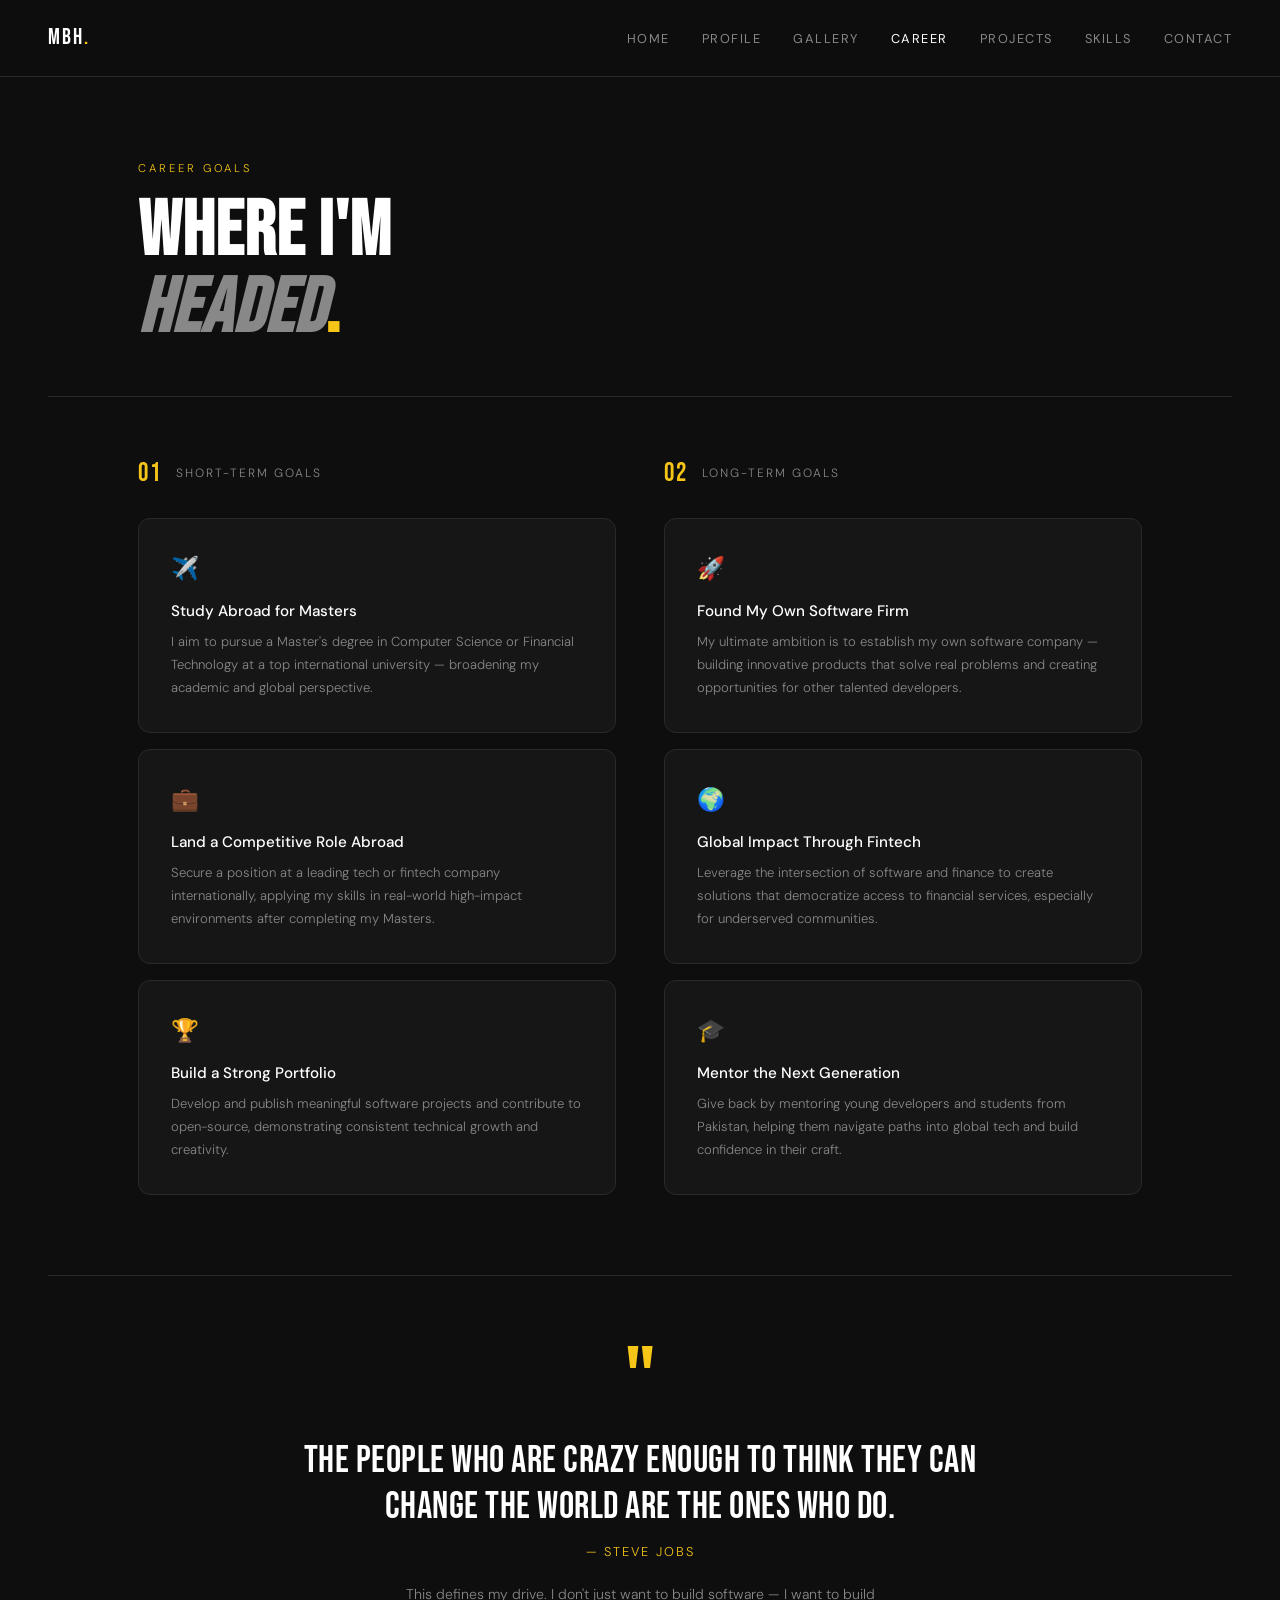
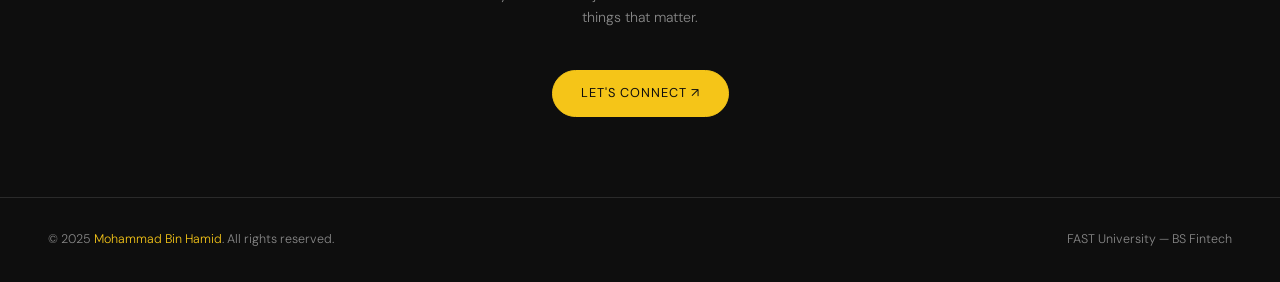
<file: career.html>
<!DOCTYPE html>
<html lang="en">
<head>
  <meta charset="UTF-8">
  <meta name="viewport" content="width=device-width, initial-scale=1.0">
  <title>Career Goals — Mohammad Bin Hamid</title>
  <link rel="stylesheet" href="style.css">
  <link rel="stylesheet" href="career.css">
</head>
<body>
  <input type="checkbox" id="menu-toggle">
  <nav>
    <div class="nav-logo">MBH<span>.</span></div>
    <ul class="nav-links">
      <li><a href="index.html">Home</a></li>
      <li><a href="profile.html">Profile</a></li>
      <li><a href="gallery.html">Gallery</a></li>
      <li><a href="career.html" class="active">Career</a></li>
      <li><a href="projects.html">Projects</a></li>
      <li><a href="skills.html">Skills</a></li>
      <li><a href="contact.html">Contact</a></li>
    </ul>
    <label class="hamburger-label" for="menu-toggle">
      <span></span>
      <span></span>
      <span></span>
    </label>
  </nav>
  <div class="mobile-menu">
    <a href="index.html">Home</a>
    <a href="profile.html">Personal Profile</a>
    <a href="gallery.html">Gallery</a>
    <a href="career.html">Career Goals</a>
    <a href="projects.html">Projects</a>
    <a href="skills.html">Skills &amp; Interests</a>
    <a href="contact.html">Contact Us</a>
  </div>

  <div class="page-wrapper">
    <section class="section career-header">
      <p class="section-tag">Career Goals</p>
      <h1 class="section-title">Where I'm<br><em>headed</em><span style="color:var(--accent)">.</span></h1>
    </section>

    <div class="divider"></div>

    <section class="section goals-section">
      <div class="goals-grid">
        <div class="goals-col">
          <div class="goals-label">
            <span class="goals-num">01</span>
            <span>Short-Term Goals</span>
          </div>
          <div class="goals-cards">
            <div class="card goal-card">
              <div class="goal-icon">✈️</div>
              <h3>Study Abroad for Masters</h3>
              <p>I aim to pursue a Master's degree in Computer Science or Financial Technology at a top international university — broadening my academic and global perspective.</p>
            </div>
            <div class="card goal-card">
              <div class="goal-icon">💼</div>
              <h3>Land a Competitive Role Abroad</h3>
              <p>Secure a position at a leading tech or fintech company internationally, applying my skills in real-world high-impact environments after completing my Masters.</p>
            </div>
            <div class="card goal-card">
              <div class="goal-icon">🏆</div>
              <h3>Build a Strong Portfolio</h3>
              <p>Develop and publish meaningful software projects and contribute to open-source, demonstrating consistent technical growth and creativity.</p>
            </div>
          </div>
        </div>
        <div class="goals-col">
          <div class="goals-label">
            <span class="goals-num">02</span>
            <span>Long-Term Goals</span>
          </div>
          <div class="goals-cards">
            <div class="card goal-card">
              <div class="goal-icon">🚀</div>
              <h3>Found My Own Software Firm</h3>
              <p>My ultimate ambition is to establish my own software company — building innovative products that solve real problems and creating opportunities for other talented developers.</p>
            </div>
            <div class="card goal-card">
              <div class="goal-icon">🌍</div>
              <h3>Global Impact Through Fintech</h3>
              <p>Leverage the intersection of software and finance to create solutions that democratize access to financial services, especially for underserved communities.</p>
            </div>
            <div class="card goal-card">
              <div class="goal-icon">🎓</div>
              <h3>Mentor the Next Generation</h3>
              <p>Give back by mentoring young developers and students from Pakistan, helping them navigate paths into global tech and build confidence in their craft.</p>
            </div>
          </div>
        </div>
      </div>
    </section>

    <div class="divider"></div>

    <section class="section cta-quote">
      <div class="quote-wrap">
        <div class="quote-mark">"</div>
        <blockquote>The people who are crazy enough to think they can change the world are the ones who do.</blockquote>
        <cite>— Steve Jobs</cite>
        <p class="quote-note">This defines my drive. I don't just want to build software — I want to build things that matter.</p>
        <a href="contact.html" class="btn btn-accent" style="margin-top: 28px;">Let's Connect ↗</a>
      </div>
    </section>
  </div>

  <footer>
    <div>© 2025 <span>Mohammad Bin Hamid</span>. All rights reserved.</div>
    <div>FAST University — BS Fintech</div>
  </footer>
</body>
</html>
</file>
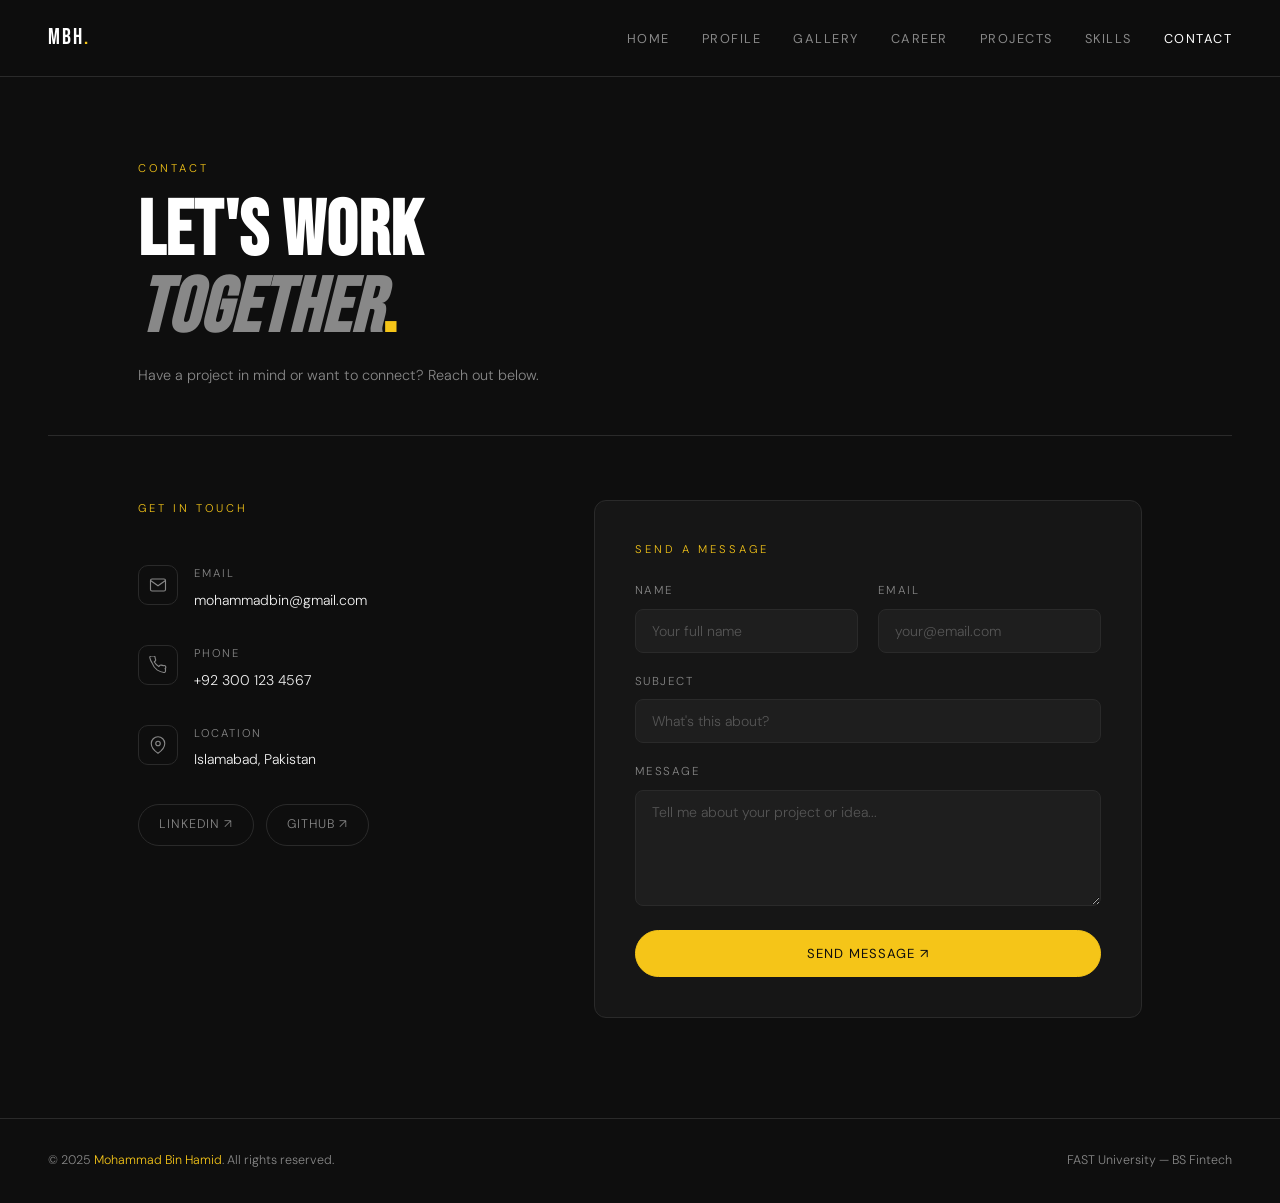
<file: contact.html>
<!DOCTYPE html>
<html lang="en">
<head>
  <meta charset="UTF-8">
  <meta name="viewport" content="width=device-width, initial-scale=1.0">
  <title>Contact — Mohammad Bin Hamid</title>
  <link rel="stylesheet" href="style.css">
  <link rel="stylesheet" href="contact.css">
</head>
<body>
  <input type="checkbox" id="menu-toggle">
  <nav>
    <div class="nav-logo">MBH<span>.</span></div>
    <ul class="nav-links">
      <li><a href="index.html">Home</a></li>
      <li><a href="profile.html">Profile</a></li>
      <li><a href="gallery.html">Gallery</a></li>
      <li><a href="career.html">Career</a></li>
      <li><a href="projects.html">Projects</a></li>
      <li><a href="skills.html">Skills</a></li>
      <li><a href="contact.html" class="active">Contact</a></li>
    </ul>
    <label class="hamburger-label" for="menu-toggle">
      <span></span>
      <span></span>
      <span></span>
    </label>
  </nav>
  <div class="mobile-menu">
    <a href="index.html">Home</a>
    <a href="profile.html">Personal Profile</a>
    <a href="gallery.html">Gallery</a>
    <a href="career.html">Career Goals</a>
    <a href="projects.html">Projects</a>
    <a href="skills.html">Skills &amp; Interests</a>
    <a href="contact.html">Contact Us</a>
  </div>

  <div class="page-wrapper">
    <section class="section contact-header">
      <p class="section-tag">Contact</p>
      <h1 class="section-title">Let's work<br><em>together</em><span style="color:var(--accent)">.</span></h1>
      <p class="contact-sub">Have a project in mind or want to connect? Reach out below.</p>
    </section>

    <div class="divider"></div>

    <section class="section contact-section">
      <div class="contact-layout">
        <div class="contact-info">
          <p class="section-tag">Get in Touch</p>
          <div class="info-block">
            <div class="info-icon">
              <svg width="18" height="18" viewBox="0 0 24 24" fill="none" stroke="currentColor" stroke-width="1.5"><path d="M4 4h16c1.1 0 2 .9 2 2v12c0 1.1-.9 2-2 2H4c-1.1 0-2-.9-2-2V6c0-1.1.9-2 2-2z"/><polyline points="22,6 12,13 2,6"/></svg>
            </div>
            <div>
              <div class="info-label">Email</div>
              <a href="mailto:mohammadbin@gmail.com" class="info-value">mohammadbin@gmail.com</a>
            </div>
          </div>
          <div class="info-block">
            <div class="info-icon">
              <svg width="18" height="18" viewBox="0 0 24 24" fill="none" stroke="currentColor" stroke-width="1.5"><path d="M22 16.92v3a2 2 0 0 1-2.18 2 19.79 19.79 0 0 1-8.63-3.07A19.5 19.5 0 0 1 4.07 9.16 19.79 19.79 0 0 1 1.07 2.18 2 2 0 0 1 3.07 0h3a2 2 0 0 1 2 1.72c.127.96.361 1.903.7 2.81a2 2 0 0 1-.45 2.11L7.09 7.91a16 16 0 0 0 6 6l1.27-1.27a2 2 0 0 1 2.11-.45c.907.339 1.85.573 2.81.7A2 2 0 0 1 21 16.92z"/></svg>
            </div>
            <div>
              <div class="info-label">Phone</div>
              <a href="tel:+923001234567" class="info-value">+92 300 123 4567</a>
            </div>
          </div>
          <div class="info-block">
            <div class="info-icon">
              <svg width="18" height="18" viewBox="0 0 24 24" fill="none" stroke="currentColor" stroke-width="1.5"><path d="M21 10c0 7-9 13-9 13s-9-6-9-13a9 9 0 0 1 18 0z"/><circle cx="12" cy="10" r="3"/></svg>
            </div>
            <div>
              <div class="info-label">Location</div>
              <span class="info-value">Islamabad, Pakistan</span>
            </div>
          </div>
          <div class="contact-social">
            <a href="https://linkedin.com" target="_blank" class="social-btn">LinkedIn ↗</a>
            <a href="https://github.com" target="_blank" class="social-btn">GitHub ↗</a>
          </div>
        </div>

        <div class="contact-form-wrap">
          <div class="card form-card">
            <p class="section-tag" style="margin-bottom: 24px;">Send a Message</p>
            <div class="form-grid">
              <div class="form-group">
                <label for="name">Name</label>
                <input type="text" id="name" placeholder="Your full name">
              </div>
              <div class="form-group">
                <label for="email">Email</label>
                <input type="email" id="email" placeholder="your@email.com">
              </div>
              <div class="form-group full">
                <label for="subject">Subject</label>
                <input type="text" id="subject" placeholder="What's this about?">
              </div>
              <div class="form-group full">
                <label for="message">Message</label>
                <textarea id="message" rows="5" placeholder="Tell me about your project or idea..."></textarea>
              </div>
            </div>
            <button type="button" class="btn btn-accent submit-btn">Send Message ↗</button>
          </div>
        </div>
      </div>
    </section>
  </div>

  <footer>
    <div>© 2025 <span>Mohammad Bin Hamid</span>. All rights reserved.</div>
    <div>FAST University — BS Fintech</div>
  </footer>
</body>
</html>
</file>
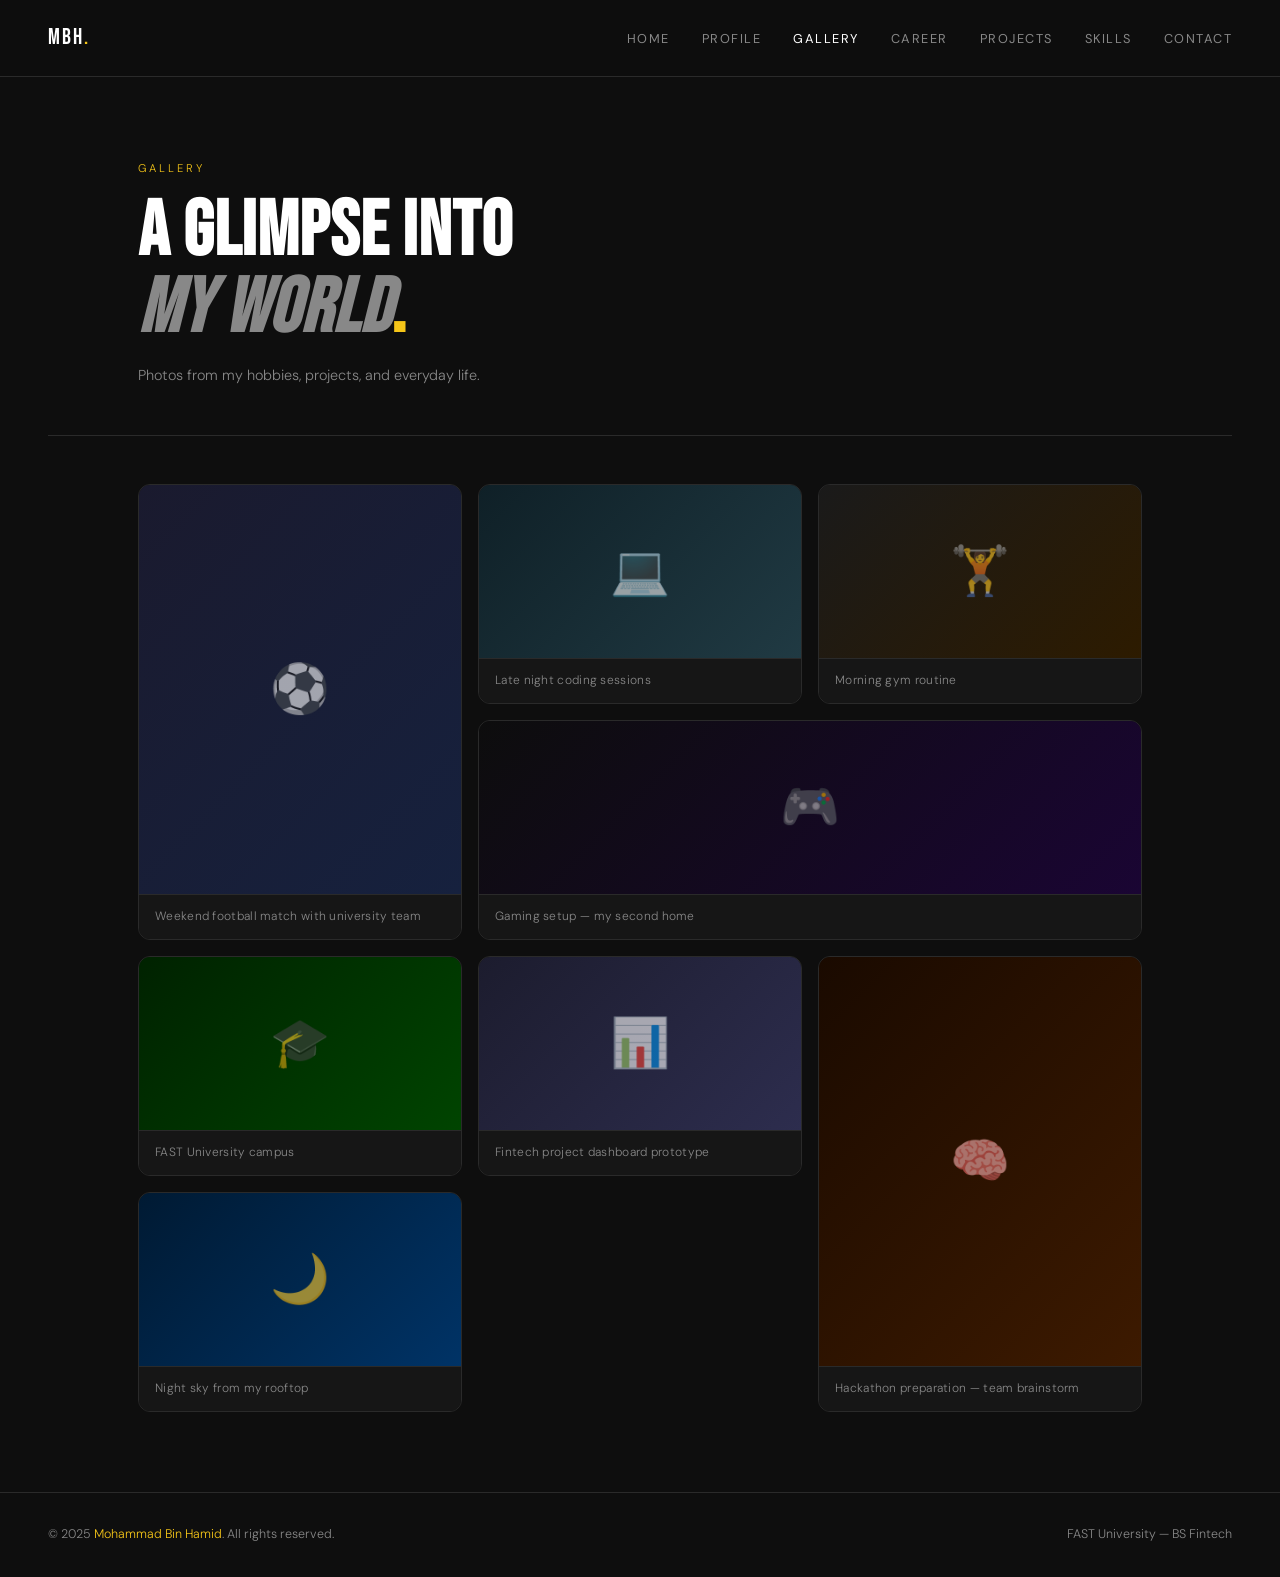
<file: gallery.html>
<!DOCTYPE html>
<html lang="en">
<head>
  <meta charset="UTF-8">
  <meta name="viewport" content="width=device-width, initial-scale=1.0">
  <title>Gallery — Mohammad Bin Hamid</title>
  <link rel="stylesheet" href="style.css">
  <link rel="stylesheet" href="gallery.css">
</head>
<body>
  <input type="checkbox" id="menu-toggle">
  <nav>
    <div class="nav-logo">MBH<span>.</span></div>
    <ul class="nav-links">
      <li><a href="index.html">Home</a></li>
      <li><a href="profile.html">Profile</a></li>
      <li><a href="gallery.html" class="active">Gallery</a></li>
      <li><a href="career.html">Career</a></li>
      <li><a href="projects.html">Projects</a></li>
      <li><a href="skills.html">Skills</a></li>
      <li><a href="contact.html">Contact</a></li>
    </ul>
    <label class="hamburger-label" for="menu-toggle">
      <span></span>
      <span></span>
      <span></span>
    </label>
  </nav>
  <div class="mobile-menu">
    <a href="index.html">Home</a>
    <a href="profile.html">Personal Profile</a>
    <a href="gallery.html">Gallery</a>
    <a href="career.html">Career Goals</a>
    <a href="projects.html">Projects</a>
    <a href="skills.html">Skills &amp; Interests</a>
    <a href="contact.html">Contact Us</a>
  </div>

  <div class="page-wrapper">
    <section class="section gallery-header">
      <p class="section-tag">Gallery</p>
      <h1 class="section-title">A glimpse into<br><em>my world</em><span style="color:var(--accent)">.</span></h1>
      <p class="gallery-sub">Photos from my hobbies, projects, and everyday life.</p>
    </section>

    <div class="divider"></div>

    <section class="section gallery-section">
      <div class="photo-grid">
        <div class="photo-item tall">
          <div class="photo-img" style="background: linear-gradient(135deg, #1a1a2e 0%, #16213e 100%);">
            <div class="photo-placeholder">⚽</div>
          </div>
          <div class="photo-caption">Weekend football match with university team</div>
        </div>
        <div class="photo-item">
          <div class="photo-img" style="background: linear-gradient(135deg, #0f2027 0%, #203a43 100%);">
            <div class="photo-placeholder">💻</div>
          </div>
          <div class="photo-caption">Late night coding sessions</div>
        </div>
        <div class="photo-item">
          <div class="photo-img" style="background: linear-gradient(135deg, #1a1a1a 0%, #2d1b00 100%);">
            <div class="photo-placeholder">🏋️</div>
          </div>
          <div class="photo-caption">Morning gym routine</div>
        </div>
        <div class="photo-item wide">
          <div class="photo-img" style="background: linear-gradient(135deg, #0d0d0d 0%, #1a0533 100%);">
            <div class="photo-placeholder">🎮</div>
          </div>
          <div class="photo-caption">Gaming setup — my second home</div>
        </div>
        <div class="photo-item">
          <div class="photo-img" style="background: linear-gradient(135deg, #002200 0%, #004400 100%);">
            <div class="photo-placeholder">🎓</div>
          </div>
          <div class="photo-caption">FAST University campus</div>
        </div>
        <div class="photo-item">
          <div class="photo-img" style="background: linear-gradient(135deg, #1c1c2e 0%, #2d2d4e 100%);">
            <div class="photo-placeholder">📊</div>
          </div>
          <div class="photo-caption">Fintech project dashboard prototype</div>
        </div>
        <div class="photo-item tall">
          <div class="photo-img" style="background: linear-gradient(135deg, #1a0a00 0%, #3d1a00 100%);">
            <div class="photo-placeholder">🧠</div>
          </div>
          <div class="photo-caption">Hackathon preparation — team brainstorm</div>
        </div>
        <div class="photo-item">
          <div class="photo-img" style="background: linear-gradient(135deg, #001a33 0%, #003366 100%);">
            <div class="photo-placeholder">🌙</div>
          </div>
          <div class="photo-caption">Night sky from my rooftop</div>
        </div>
      </div>
    </section>
  </div>

  <footer>
    <div>© 2025 <span>Mohammad Bin Hamid</span>. All rights reserved.</div>
    <div>FAST University — BS Fintech</div>
  </footer>
</body>
</html>
</file>
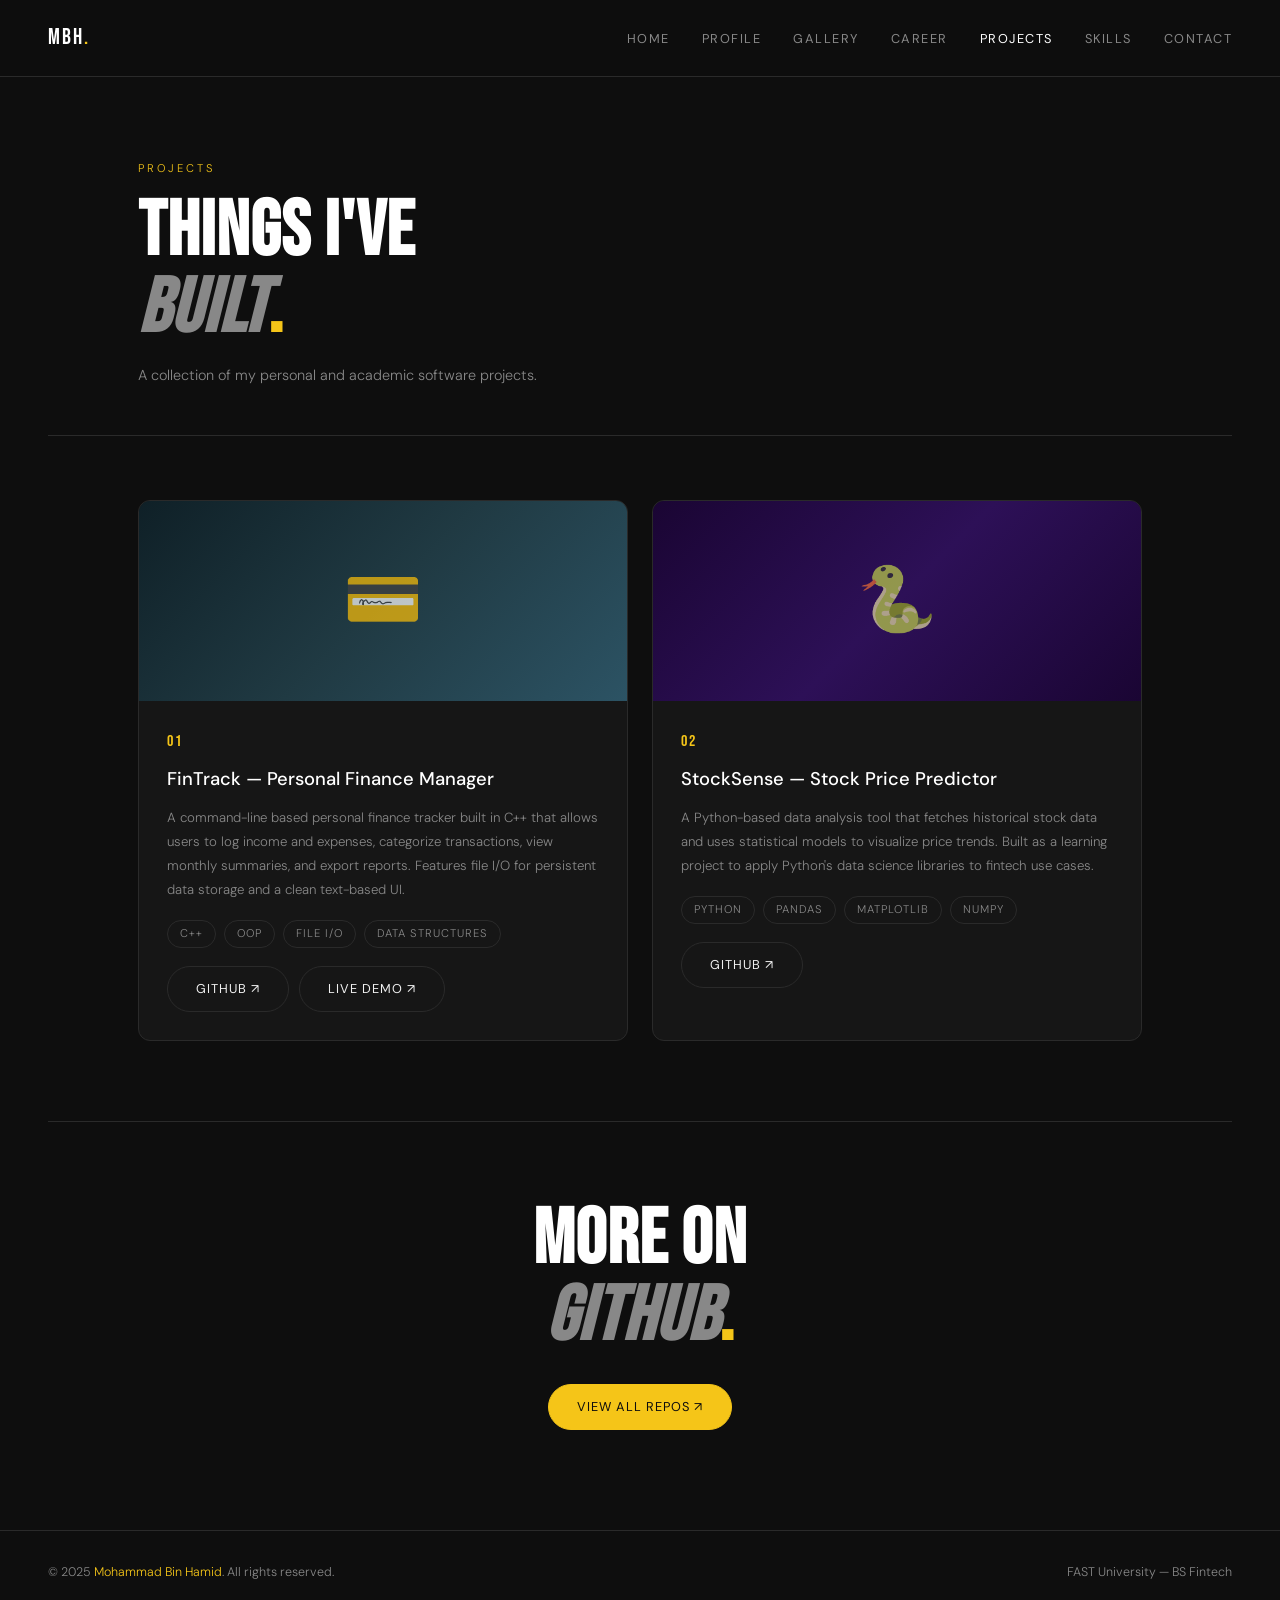
<file: projects.html>
<!DOCTYPE html>
<html lang="en">
<head>
  <meta charset="UTF-8">
  <meta name="viewport" content="width=device-width, initial-scale=1.0">
  <title>Projects — Mohammad Bin Hamid</title>
  <link rel="stylesheet" href="style.css">
  <link rel="stylesheet" href="projects.css">
</head>
<body>
  <input type="checkbox" id="menu-toggle">
  <nav>
    <div class="nav-logo">MBH<span>.</span></div>
    <ul class="nav-links">
      <li><a href="index.html">Home</a></li>
      <li><a href="profile.html">Profile</a></li>
      <li><a href="gallery.html">Gallery</a></li>
      <li><a href="career.html">Career</a></li>
      <li><a href="projects.html" class="active">Projects</a></li>
      <li><a href="skills.html">Skills</a></li>
      <li><a href="contact.html">Contact</a></li>
    </ul>
    <label class="hamburger-label" for="menu-toggle">
      <span></span>
      <span></span>
      <span></span>
    </label>
  </nav>
  <div class="mobile-menu">
    <a href="index.html">Home</a>
    <a href="profile.html">Personal Profile</a>
    <a href="gallery.html">Gallery</a>
    <a href="career.html">Career Goals</a>
    <a href="projects.html">Projects</a>
    <a href="skills.html">Skills &amp; Interests</a>
    <a href="contact.html">Contact Us</a>
  </div>

  <div class="page-wrapper">
    <section class="section projects-header">
      <p class="section-tag">Projects</p>
      <h1 class="section-title">Things I've<br><em>built</em><span style="color:var(--accent)">.</span></h1>
      <p class="projects-sub">A collection of my personal and academic software projects.</p>
    </section>

    <div class="divider"></div>

    <section class="section projects-section">
      <div class="projects-grid">
        <div class="project-card card">
          <div class="project-preview" style="background: linear-gradient(135deg, #0f2027 0%, #203a43 50%, #2c5364 100%);">
            <div class="project-preview-icon">💳</div>
          </div>
          <div class="project-body">
            <div class="project-number">01</div>
            <h2 class="project-title">FinTrack — Personal Finance Manager</h2>
            <p class="project-desc">A command-line based personal finance tracker built in C++ that allows users to log income and expenses, categorize transactions, view monthly summaries, and export reports. Features file I/O for persistent data storage and a clean text-based UI.</p>
            <div class="project-tech">
              <span>C++</span>
              <span>OOP</span>
              <span>File I/O</span>
              <span>Data Structures</span>
            </div>
            <div class="project-links">
              <a href="https://github.com" target="_blank" class="btn">GitHub ↗</a>
              <a href="#" class="btn">Live Demo ↗</a>
            </div>
          </div>
        </div>
        <div class="project-card card">
          <div class="project-preview" style="background: linear-gradient(135deg, #1a0533 0%, #2d1057 50%, #1a0533 100%);">
            <div class="project-preview-icon">🐍</div>
          </div>
          <div class="project-body">
            <div class="project-number">02</div>
            <h2 class="project-title">StockSense — Stock Price Predictor</h2>
            <p class="project-desc">A Python-based data analysis tool that fetches historical stock data and uses statistical models to visualize price trends. Built as a learning project to apply Python's data science libraries to fintech use cases.</p>
            <div class="project-tech">
              <span>Python</span>
              <span>Pandas</span>
              <span>Matplotlib</span>
              <span>NumPy</span>
            </div>
            <div class="project-links">
              <a href="https://github.com" target="_blank" class="btn">GitHub ↗</a>
            </div>
          </div>
        </div>
      </div>
    </section>

    <div class="divider"></div>

    <section class="section projects-cta">
      <h2 class="section-title">More on<br><em>GitHub</em><span style="color:var(--accent)">.</span></h2>
      <a href="https://github.com" target="_blank" class="btn btn-accent" style="margin-top: 28px;">View All Repos ↗</a>
    </section>
  </div>

  <footer>
    <div>© 2025 <span>Mohammad Bin Hamid</span>. All rights reserved.</div>
    <div>FAST University — BS Fintech</div>
  </footer>
</body>
</html>
</file>
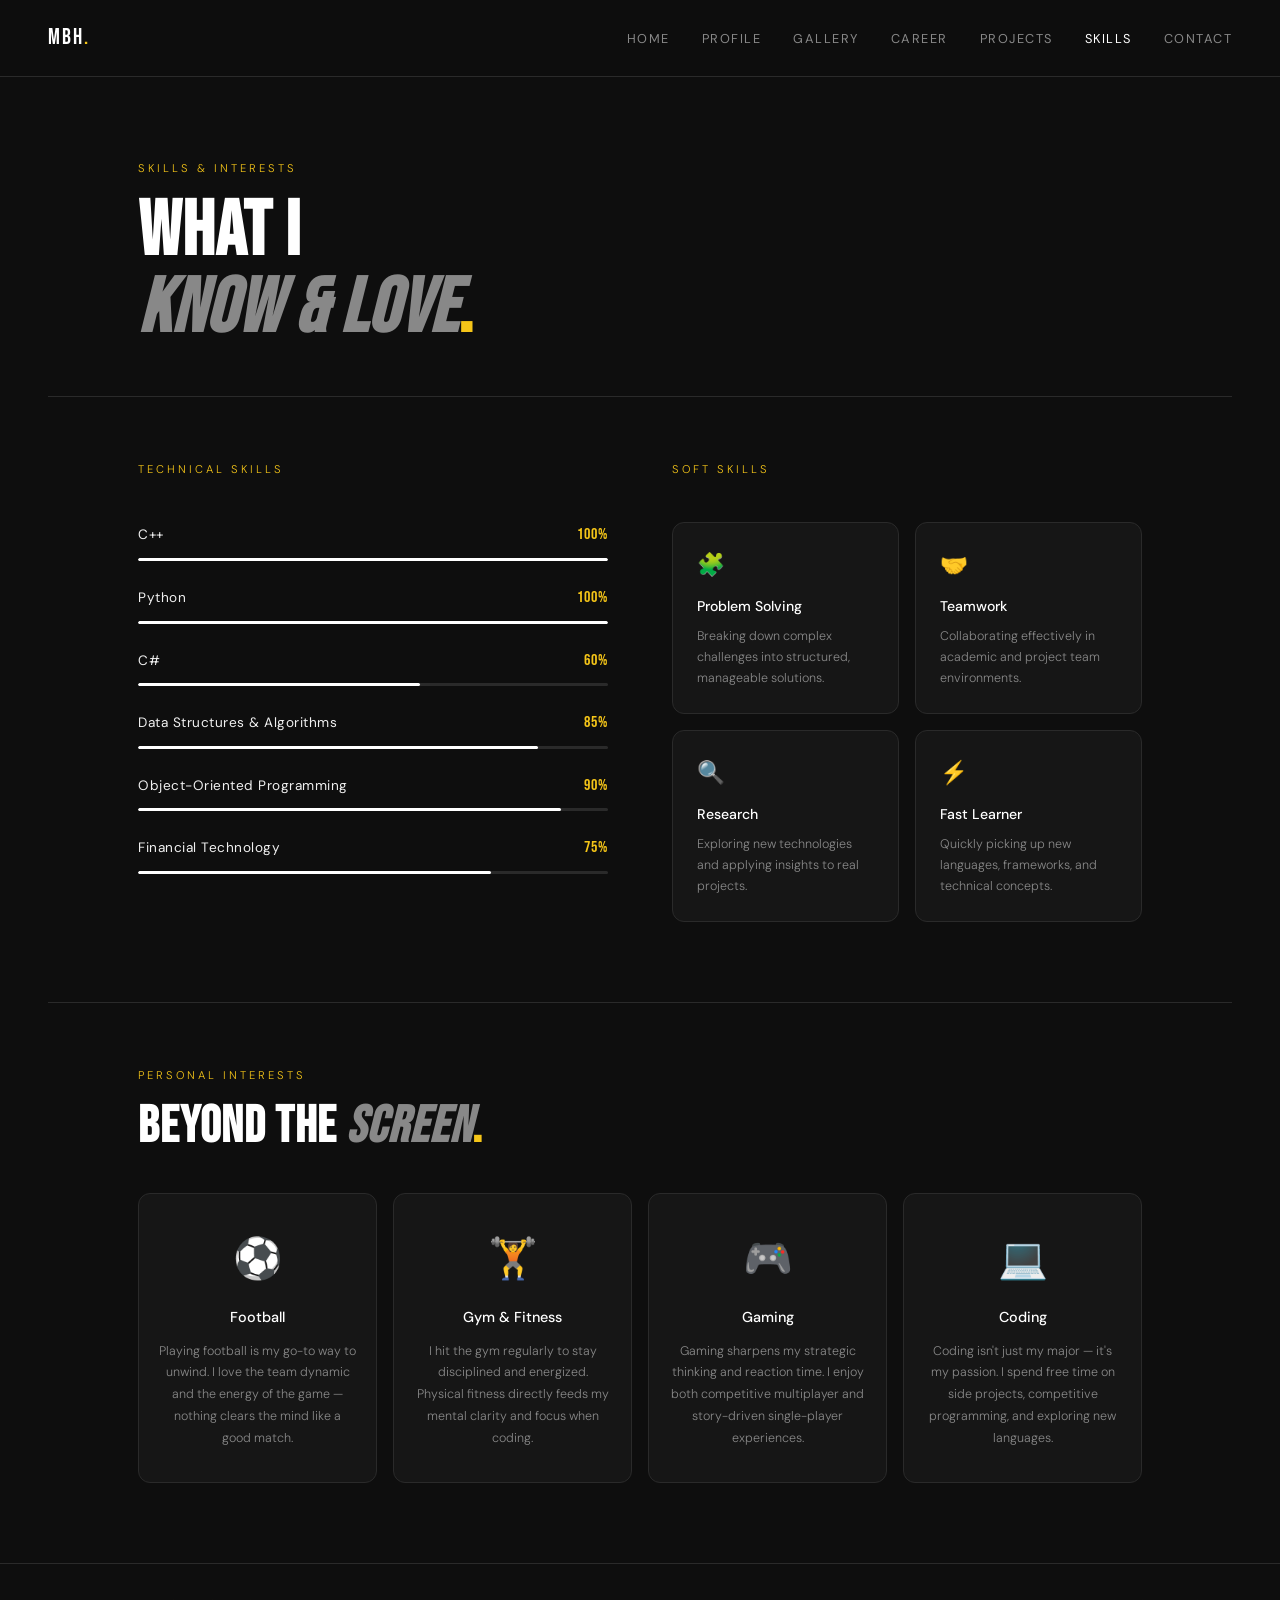
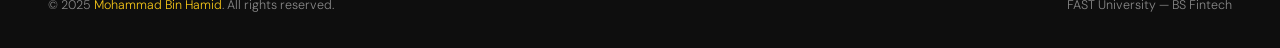
<file: skills.html>
<!DOCTYPE html>
<html lang="en">
<head>
  <meta charset="UTF-8">
  <meta name="viewport" content="width=device-width, initial-scale=1.0">
  <title>Skills &amp; Interests — Mohammad Bin Hamid</title>
  <link rel="stylesheet" href="style.css">
  <link rel="stylesheet" href="skills.css">
</head>
<body>
  <input type="checkbox" id="menu-toggle">
  <nav>
    <div class="nav-logo">MBH<span>.</span></div>
    <ul class="nav-links">
      <li><a href="index.html">Home</a></li>
      <li><a href="profile.html">Profile</a></li>
      <li><a href="gallery.html">Gallery</a></li>
      <li><a href="career.html">Career</a></li>
      <li><a href="projects.html">Projects</a></li>
      <li><a href="skills.html" class="active">Skills</a></li>
      <li><a href="contact.html">Contact</a></li>
    </ul>
    <label class="hamburger-label" for="menu-toggle">
      <span></span>
      <span></span>
      <span></span>
    </label>
  </nav>
  <div class="mobile-menu">
    <a href="index.html">Home</a>
    <a href="profile.html">Personal Profile</a>
    <a href="gallery.html">Gallery</a>
    <a href="career.html">Career Goals</a>
    <a href="projects.html">Projects</a>
    <a href="skills.html">Skills &amp; Interests</a>
    <a href="contact.html">Contact Us</a>
  </div>

  <div class="page-wrapper">
    <section class="section skills-header">
      <p class="section-tag">Skills &amp; Interests</p>
      <h1 class="section-title">What I<br><em>know &amp; love</em><span style="color:var(--accent)">.</span></h1>
    </section>

    <div class="divider"></div>

    <section class="section skills-section">
      <div class="skills-layout">
        <div class="skills-col">
          <p class="section-tag">Technical Skills</p>
          <div class="skill-list">
            <div class="skill-item">
              <div class="skill-header">
                <span class="skill-name">C++</span>
                <span class="skill-pct">100%</span>
              </div>
              <div class="skill-bar-bg"><div class="skill-bar-fill" style="width: 100%;"></div></div>
            </div>
            <div class="skill-item">
              <div class="skill-header">
                <span class="skill-name">Python</span>
                <span class="skill-pct">100%</span>
              </div>
              <div class="skill-bar-bg"><div class="skill-bar-fill" style="width: 100%;"></div></div>
            </div>
            <div class="skill-item">
              <div class="skill-header">
                <span class="skill-name">C#</span>
                <span class="skill-pct">60%</span>
              </div>
              <div class="skill-bar-bg"><div class="skill-bar-fill" style="width: 60%;"></div></div>
            </div>
            <div class="skill-item">
              <div class="skill-header">
                <span class="skill-name">Data Structures &amp; Algorithms</span>
                <span class="skill-pct">85%</span>
              </div>
              <div class="skill-bar-bg"><div class="skill-bar-fill" style="width: 85%;"></div></div>
            </div>
            <div class="skill-item">
              <div class="skill-header">
                <span class="skill-name">Object-Oriented Programming</span>
                <span class="skill-pct">90%</span>
              </div>
              <div class="skill-bar-bg"><div class="skill-bar-fill" style="width: 90%;"></div></div>
            </div>
            <div class="skill-item">
              <div class="skill-header">
                <span class="skill-name">Financial Technology</span>
                <span class="skill-pct">75%</span>
              </div>
              <div class="skill-bar-bg"><div class="skill-bar-fill" style="width: 75%;"></div></div>
            </div>
          </div>
        </div>
        <div class="skills-col">
          <p class="section-tag">Soft Skills</p>
          <div class="soft-skills-grid">
            <div class="card soft-card">
              <div class="soft-icon">🧩</div>
              <h3>Problem Solving</h3>
              <p>Breaking down complex challenges into structured, manageable solutions.</p>
            </div>
            <div class="card soft-card">
              <div class="soft-icon">🤝</div>
              <h3>Teamwork</h3>
              <p>Collaborating effectively in academic and project team environments.</p>
            </div>
            <div class="card soft-card">
              <div class="soft-icon">🔍</div>
              <h3>Research</h3>
              <p>Exploring new technologies and applying insights to real projects.</p>
            </div>
            <div class="card soft-card">
              <div class="soft-icon">⚡</div>
              <h3>Fast Learner</h3>
              <p>Quickly picking up new languages, frameworks, and technical concepts.</p>
            </div>
          </div>
        </div>
      </div>
    </section>

    <div class="divider"></div>

    <section class="section interests-section">
      <p class="section-tag">Personal Interests</p>
      <h2 class="section-title" style="font-size: clamp(2rem, 4vw, 3.5rem); margin-bottom: 40px;">Beyond the <em>screen</em><span style="color:var(--accent)">.</span></h2>
      <div class="interests-grid">
        <div class="card interest-card">
          <div class="interest-emoji">⚽</div>
          <h3>Football</h3>
          <p>Playing football is my go-to way to unwind. I love the team dynamic and the energy of the game — nothing clears the mind like a good match.</p>
        </div>
        <div class="card interest-card">
          <div class="interest-emoji">🏋️</div>
          <h3>Gym &amp; Fitness</h3>
          <p>I hit the gym regularly to stay disciplined and energized. Physical fitness directly feeds my mental clarity and focus when coding.</p>
        </div>
        <div class="card interest-card">
          <div class="interest-emoji">🎮</div>
          <h3>Gaming</h3>
          <p>Gaming sharpens my strategic thinking and reaction time. I enjoy both competitive multiplayer and story-driven single-player experiences.</p>
        </div>
        <div class="card interest-card">
          <div class="interest-emoji">💻</div>
          <h3>Coding</h3>
          <p>Coding isn't just my major — it's my passion. I spend free time on side projects, competitive programming, and exploring new languages.</p>
        </div>
      </div>
    </section>
  </div>

  <footer>
    <div>© 2025 <span>Mohammad Bin Hamid</span>. All rights reserved.</div>
    <div>FAST University — BS Fintech</div>
  </footer>
</body>
</html>
</file>
<file: style.css>
@import url('https://fonts.googleapis.com/css2?family=Bebas+Neue&family=DM+Sans:ital,wght@0,300;0,400;0,500;0,600;1,300&display=swap');

*, *::before, *::after {
  box-sizing: border-box;
  margin: 0;
  padding: 0;
}

:root {
  --bg: #0e0e0e;
  --bg2: #161616;
  --bg3: #1e1e1e;
  --border: #2a2a2a;
  --text: #f0f0f0;
  --muted: #888;
  --accent: #f5c518;
  --white: #ffffff;
  --radius: 12px;
}

html {
  scroll-behavior: smooth;
}

body {
  background-color: var(--bg);
  color: var(--text);
  font-family: 'DM Sans', sans-serif;
  font-weight: 300;
  line-height: 1.6;
  min-height: 100vh;
}

a {
  color: inherit;
  text-decoration: none;
}

img {
  max-width: 100%;
  display: block;
}

#menu-toggle {
  display: none;
}

nav {
  position: fixed;
  top: 0;
  left: 0;
  right: 0;
  z-index: 100;
  display: flex;
  align-items: center;
  justify-content: space-between;
  padding: 20px 48px;
  background: rgba(14, 14, 14, 0.92);
  backdrop-filter: blur(12px);
  border-bottom: 1px solid var(--border);
}

.nav-logo {
  font-family: 'Bebas Neue', sans-serif;
  font-size: 1.4rem;
  letter-spacing: 2px;
  color: var(--white);
}

.nav-logo span {
  color: var(--accent);
}

.nav-links {
  display: flex;
  gap: 32px;
  list-style: none;
}

.nav-links a {
  font-size: 0.8rem;
  font-weight: 400;
  letter-spacing: 1.5px;
  text-transform: uppercase;
  color: var(--muted);
  transition: color 0.2s;
}

.nav-links a:hover,
.nav-links a.active {
  color: var(--white);
}

.hamburger-label {
  display: none;
  flex-direction: column;
  gap: 5px;
  cursor: pointer;
  padding: 4px;
  z-index: 101;
}

.hamburger-label span {
  display: block;
  width: 24px;
  height: 1px;
  background: var(--white);
  transition: 0.3s;
}

.mobile-menu {
  display: none;
  position: fixed;
  top: 65px;
  left: 0;
  right: 0;
  background: var(--bg2);
  border-bottom: 1px solid var(--border);
  padding: 24px 32px;
  z-index: 99;
  flex-direction: column;
  gap: 20px;
}

#menu-toggle:checked ~ .mobile-menu {
  display: flex;
}

.mobile-menu a {
  font-size: 0.85rem;
  letter-spacing: 1.5px;
  text-transform: uppercase;
  color: var(--muted);
  transition: color 0.2s;
}

.mobile-menu a:hover {
  color: var(--white);
}

.page-wrapper {
  padding-top: 80px;
}

.section {
  padding: 80px 48px;
  max-width: 1100px;
  margin: 0 auto;
}

.section-tag {
  font-size: 0.7rem;
  letter-spacing: 3px;
  text-transform: uppercase;
  color: var(--accent);
  margin-bottom: 16px;
}

.section-title {
  font-family: 'Bebas Neue', sans-serif;
  font-size: clamp(2.5rem, 6vw, 5rem);
  line-height: 1;
  letter-spacing: 1px;
  color: var(--white);
}

.section-title em {
  font-style: italic;
  color: var(--muted);
}

.divider {
  width: 100%;
  height: 1px;
  background: var(--border);
  margin: 0 48px;
  max-width: calc(100% - 96px);
}

.card {
  background: var(--bg2);
  border: 1px solid var(--border);
  border-radius: var(--radius);
  padding: 32px;
  transition: border-color 0.2s, transform 0.2s;
}

.card:hover {
  border-color: #444;
  transform: translateY(-2px);
}

.btn {
  display: inline-flex;
  align-items: center;
  gap: 8px;
  padding: 12px 28px;
  border: 1px solid var(--border);
  border-radius: 999px;
  font-family: 'DM Sans', sans-serif;
  font-size: 0.8rem;
  font-weight: 400;
  letter-spacing: 1px;
  text-transform: uppercase;
  color: var(--text);
  background: transparent;
  cursor: pointer;
  transition: background 0.2s, border-color 0.2s, color 0.2s;
}

.btn:hover {
  background: var(--white);
  color: var(--bg);
  border-color: var(--white);
}

.btn-accent {
  background: var(--accent);
  border-color: var(--accent);
  color: var(--bg);
}

.btn-accent:hover {
  background: #ffd84d;
  border-color: #ffd84d;
  color: var(--bg);
}

footer {
  border-top: 1px solid var(--border);
  padding: 32px 48px;
  display: flex;
  align-items: center;
  justify-content: space-between;
  color: var(--muted);
  font-size: 0.78rem;
}

footer span {
  color: var(--accent);
}

@media (max-width: 1024px) {
  nav {
    padding: 18px 32px;
  }
  .section {
    padding: 64px 32px;
  }
  .divider {
    margin: 0 32px;
    max-width: calc(100% - 64px);
  }
  footer {
    padding: 28px 32px;
  }
}

@media (max-width: 640px) {
  nav {
    padding: 16px 20px;
  }
  .nav-links {
    display: none;
  }
  .hamburger-label {
    display: flex;
  }
  .section {
    padding: 48px 20px;
  }
  .divider {
    margin: 0 20px;
    max-width: calc(100% - 40px);
  }
  footer {
    padding: 24px 20px;
    flex-direction: column;
    gap: 8px;
    text-align: center;
  }
}
</file>
<file: career.css>
.career-header {
  padding-bottom: 48px;
}

.goals-section {
  padding-top: 64px;
}

.goals-grid {
  display: grid;
  grid-template-columns: 1fr 1fr;
  gap: 48px;
}

.goals-col {
  display: flex;
  flex-direction: column;
  gap: 24px;
}

.goals-label {
  display: flex;
  align-items: center;
  gap: 14px;
  font-size: 0.75rem;
  letter-spacing: 2px;
  text-transform: uppercase;
  color: var(--muted);
  margin-bottom: 8px;
}

.goals-num {
  font-family: 'Bebas Neue', sans-serif;
  font-size: 1.6rem;
  color: var(--accent);
  line-height: 1;
}

.goals-cards {
  display: flex;
  flex-direction: column;
  gap: 16px;
}

.goal-card {
  display: flex;
  flex-direction: column;
  gap: 8px;
}

.goal-icon {
  font-size: 1.4rem;
  margin-bottom: 4px;
}

.goal-card h3 {
  font-size: 0.95rem;
  font-weight: 500;
  color: var(--white);
}

.goal-card p {
  font-size: 0.82rem;
  color: var(--muted);
  line-height: 1.75;
}

.cta-quote {
  text-align: center;
  padding: 80px 48px;
}

.quote-wrap {
  max-width: 680px;
  margin: 0 auto;
  display: flex;
  flex-direction: column;
  align-items: center;
  gap: 12px;
}

.quote-mark {
  font-family: 'Bebas Neue', sans-serif;
  font-size: 6rem;
  color: var(--accent);
  line-height: 0.6;
  margin-bottom: 12px;
}

blockquote {
  font-family: 'Bebas Neue', sans-serif;
  font-size: clamp(1.6rem, 4vw, 2.4rem);
  letter-spacing: 0.5px;
  color: var(--white);
  line-height: 1.2;
}

cite {
  font-size: 0.8rem;
  color: var(--accent);
  letter-spacing: 2px;
  text-transform: uppercase;
  font-style: normal;
}

.quote-note {
  font-size: 0.88rem;
  color: var(--muted);
  line-height: 1.7;
  max-width: 480px;
  text-align: center;
  margin-top: 8px;
}

@media (max-width: 1024px) {
  .goals-grid {
    gap: 32px;
  }
  .cta-quote {
    padding: 64px 32px;
  }
}

@media (max-width: 640px) {
  .goals-grid {
    grid-template-columns: 1fr;
    gap: 40px;
  }
  .cta-quote {
    padding: 48px 20px;
  }
}
</file>
<file: contact.css>
.contact-header {
  padding-bottom: 48px;
}

.contact-sub {
  font-size: 0.9rem;
  color: var(--muted);
  margin-top: 16px;
}

.contact-section {
  padding-top: 64px;
  padding-bottom: 100px;
}

.contact-layout {
  display: grid;
  grid-template-columns: 1fr 1.4fr;
  gap: 64px;
  align-items: start;
}

.contact-info {
  display: flex;
  flex-direction: column;
  gap: 32px;
}

.info-block {
  display: flex;
  align-items: flex-start;
  gap: 16px;
}

.info-icon {
  width: 40px;
  height: 40px;
  border: 1px solid var(--border);
  border-radius: 10px;
  display: flex;
  align-items: center;
  justify-content: center;
  color: var(--muted);
  flex-shrink: 0;
}

.info-label {
  font-size: 0.7rem;
  letter-spacing: 2px;
  text-transform: uppercase;
  color: var(--muted);
  margin-bottom: 4px;
}

.info-value {
  font-size: 0.88rem;
  color: var(--text);
  transition: color 0.2s;
}

a.info-value:hover {
  color: var(--accent);
}

.contact-social {
  display: flex;
  gap: 12px;
  flex-wrap: wrap;
}

.social-btn {
  display: inline-flex;
  align-items: center;
  gap: 8px;
  padding: 10px 20px;
  border: 1px solid var(--border);
  border-radius: 999px;
  font-size: 0.78rem;
  letter-spacing: 1px;
  text-transform: uppercase;
  color: var(--muted);
  transition: all 0.2s;
}

.social-btn:hover {
  border-color: var(--white);
  color: var(--white);
}

.form-card {
  padding: 40px;
}

.form-grid {
  display: grid;
  grid-template-columns: 1fr 1fr;
  gap: 20px;
  margin-bottom: 24px;
}

.form-group {
  display: flex;
  flex-direction: column;
  gap: 8px;
}

.form-group.full {
  grid-column: span 2;
}

label {
  font-size: 0.72rem;
  letter-spacing: 1.5px;
  text-transform: uppercase;
  color: var(--muted);
}

input, textarea {
  background: var(--bg3);
  border: 1px solid var(--border);
  border-radius: 8px;
  padding: 12px 16px;
  color: var(--text);
  font-family: 'DM Sans', sans-serif;
  font-size: 0.88rem;
  font-weight: 300;
  outline: none;
  transition: border-color 0.2s;
  resize: vertical;
}

input::placeholder, textarea::placeholder {
  color: #555;
}

input:focus, textarea:focus {
  border-color: var(--muted);
}

.submit-btn {
  width: 100%;
  justify-content: center;
  padding: 14px;
  font-size: 0.82rem;
}

@media (max-width: 1024px) {
  .contact-layout {
    grid-template-columns: 1fr;
    gap: 48px;
  }
}

@media (max-width: 640px) {
  .form-card {
    padding: 24px;
  }
  .form-grid {
    grid-template-columns: 1fr;
    gap: 16px;
  }
  .form-group.full {
    grid-column: span 1;
  }
}
</file>
<file: gallery.css>
.gallery-header {
  padding-bottom: 48px;
}

.gallery-sub {
  font-size: 0.9rem;
  color: var(--muted);
  margin-top: 16px;
}

.gallery-section {
  padding-top: 48px;
}

.photo-grid {
  display: grid;
  grid-template-columns: repeat(3, 1fr);
  grid-auto-rows: 220px;
  gap: 16px;
}

.photo-item {
  border-radius: var(--radius);
  overflow: hidden;
  border: 1px solid var(--border);
  display: flex;
  flex-direction: column;
  transition: transform 0.2s, border-color 0.2s;
}

.photo-item:hover {
  transform: translateY(-3px);
  border-color: #3a3a3a;
}

.photo-item.tall {
  grid-row: span 2;
}

.photo-item.wide {
  grid-column: span 2;
}

.photo-img {
  flex: 1;
  display: flex;
  align-items: center;
  justify-content: center;
  position: relative;
  min-height: 0;
}

.photo-placeholder {
  font-size: 3rem;
  opacity: 0.6;
}

.photo-caption {
  padding: 12px 16px;
  font-size: 0.75rem;
  color: var(--muted);
  background: var(--bg2);
  border-top: 1px solid var(--border);
  letter-spacing: 0.3px;
  white-space: nowrap;
  overflow: hidden;
  text-overflow: ellipsis;
}

@media (max-width: 1024px) {
  .photo-grid {
    grid-template-columns: repeat(2, 1fr);
    grid-auto-rows: 200px;
  }
  .photo-item.wide {
    grid-column: span 2;
  }
}

@media (max-width: 640px) {
  .photo-grid {
    grid-template-columns: 1fr 1fr;
    grid-auto-rows: 160px;
    gap: 10px;
  }
  .photo-item.tall {
    grid-row: span 1;
  }
  .photo-item.wide {
    grid-column: span 2;
  }
  .photo-placeholder {
    font-size: 2rem;
  }
}
</file>
<file: projects.css>
.projects-header {
  padding-bottom: 48px;
}

.projects-sub {
  font-size: 0.9rem;
  color: var(--muted);
  margin-top: 16px;
}

.projects-section {
  padding-top: 64px;
}

.projects-grid {
  display: grid;
  grid-template-columns: 1fr 1fr;
  gap: 24px;
}

.project-card {
  padding: 0;
  overflow: hidden;
  display: flex;
  flex-direction: column;
}

.project-preview {
  height: 200px;
  display: flex;
  align-items: center;
  justify-content: center;
  position: relative;
}

.project-preview-icon {
  font-size: 4rem;
  opacity: 0.7;
}

.project-body {
  padding: 28px;
  display: flex;
  flex-direction: column;
  gap: 14px;
  flex: 1;
}

.project-number {
  font-family: 'Bebas Neue', sans-serif;
  font-size: 1rem;
  color: var(--accent);
  letter-spacing: 2px;
}

.project-title {
  font-size: 1.15rem;
  font-weight: 500;
  color: var(--white);
  line-height: 1.3;
}

.project-desc {
  font-size: 0.83rem;
  color: var(--muted);
  line-height: 1.8;
}

.project-tech {
  display: flex;
  flex-wrap: wrap;
  gap: 8px;
  margin-top: 4px;
}

.project-tech span {
  padding: 4px 12px;
  border: 1px solid var(--border);
  border-radius: 999px;
  font-size: 0.7rem;
  letter-spacing: 1px;
  text-transform: uppercase;
  color: var(--muted);
}

.project-links {
  display: flex;
  gap: 10px;
  flex-wrap: wrap;
  margin-top: 4px;
}

.projects-cta {
  text-align: center;
  padding-bottom: 100px;
}

@media (max-width: 1024px) {
  .projects-grid {
    grid-template-columns: 1fr;
    max-width: 620px;
    margin: 0 auto;
  }
}

@media (max-width: 640px) {
  .projects-grid {
    grid-template-columns: 1fr;
  }
  .project-preview {
    height: 160px;
  }
  .project-body {
    padding: 20px;
  }
}
</file>
<file: skills.css>
.skills-header {
  padding-bottom: 48px;
}

.skills-section {
  padding-top: 64px;
}

.skills-layout {
  display: grid;
  grid-template-columns: 1fr 1fr;
  gap: 64px;
  align-items: start;
}

.skills-col {
  display: flex;
  flex-direction: column;
  gap: 28px;
}

.skill-list {
  display: flex;
  flex-direction: column;
  gap: 24px;
}

.skill-item {
  display: flex;
  flex-direction: column;
  gap: 10px;
}

.skill-header {
  display: flex;
  justify-content: space-between;
  align-items: center;
}

.skill-name {
  font-size: 0.85rem;
  font-weight: 400;
  color: var(--text);
  letter-spacing: 0.5px;
}

.skill-pct {
  font-family: 'Bebas Neue', sans-serif;
  font-size: 1rem;
  color: var(--accent);
  letter-spacing: 1px;
}

.skill-bar-bg {
  width: 100%;
  height: 3px;
  background: var(--border);
  border-radius: 999px;
  overflow: hidden;
}

.skill-bar-fill {
  height: 100%;
  background: var(--white);
  border-radius: 999px;
}

.soft-skills-grid {
  display: grid;
  grid-template-columns: 1fr 1fr;
  gap: 16px;
}

.soft-card {
  display: flex;
  flex-direction: column;
  gap: 8px;
  padding: 24px;
}

.soft-icon {
  font-size: 1.4rem;
  margin-bottom: 4px;
}

.soft-card h3 {
  font-size: 0.88rem;
  font-weight: 500;
  color: var(--white);
}

.soft-card p {
  font-size: 0.78rem;
  color: var(--muted);
  line-height: 1.7;
}

.interests-section {
  padding-top: 64px;
}

.interests-grid {
  display: grid;
  grid-template-columns: repeat(4, 1fr);
  gap: 16px;
}

.interest-card {
  text-align: center;
  display: flex;
  flex-direction: column;
  align-items: center;
  gap: 12px;
  padding: 32px 20px;
}

.interest-emoji {
  font-size: 2.5rem;
  margin-bottom: 4px;
}

.interest-card h3 {
  font-size: 0.9rem;
  font-weight: 500;
  color: var(--white);
}

.interest-card p {
  font-size: 0.78rem;
  color: var(--muted);
  line-height: 1.75;
}

@media (max-width: 1024px) {
  .skills-layout {
    grid-template-columns: 1fr;
    gap: 48px;
  }
  .interests-grid {
    grid-template-columns: repeat(2, 1fr);
  }
}

@media (max-width: 640px) {
  .skills-layout {
    grid-template-columns: 1fr;
    gap: 40px;
  }
  .soft-skills-grid {
    grid-template-columns: 1fr 1fr;
    gap: 12px;
  }
  .interests-grid {
    grid-template-columns: 1fr 1fr;
    gap: 12px;
  }
  .interest-card {
    padding: 20px 14px;
  }
}
</file>
